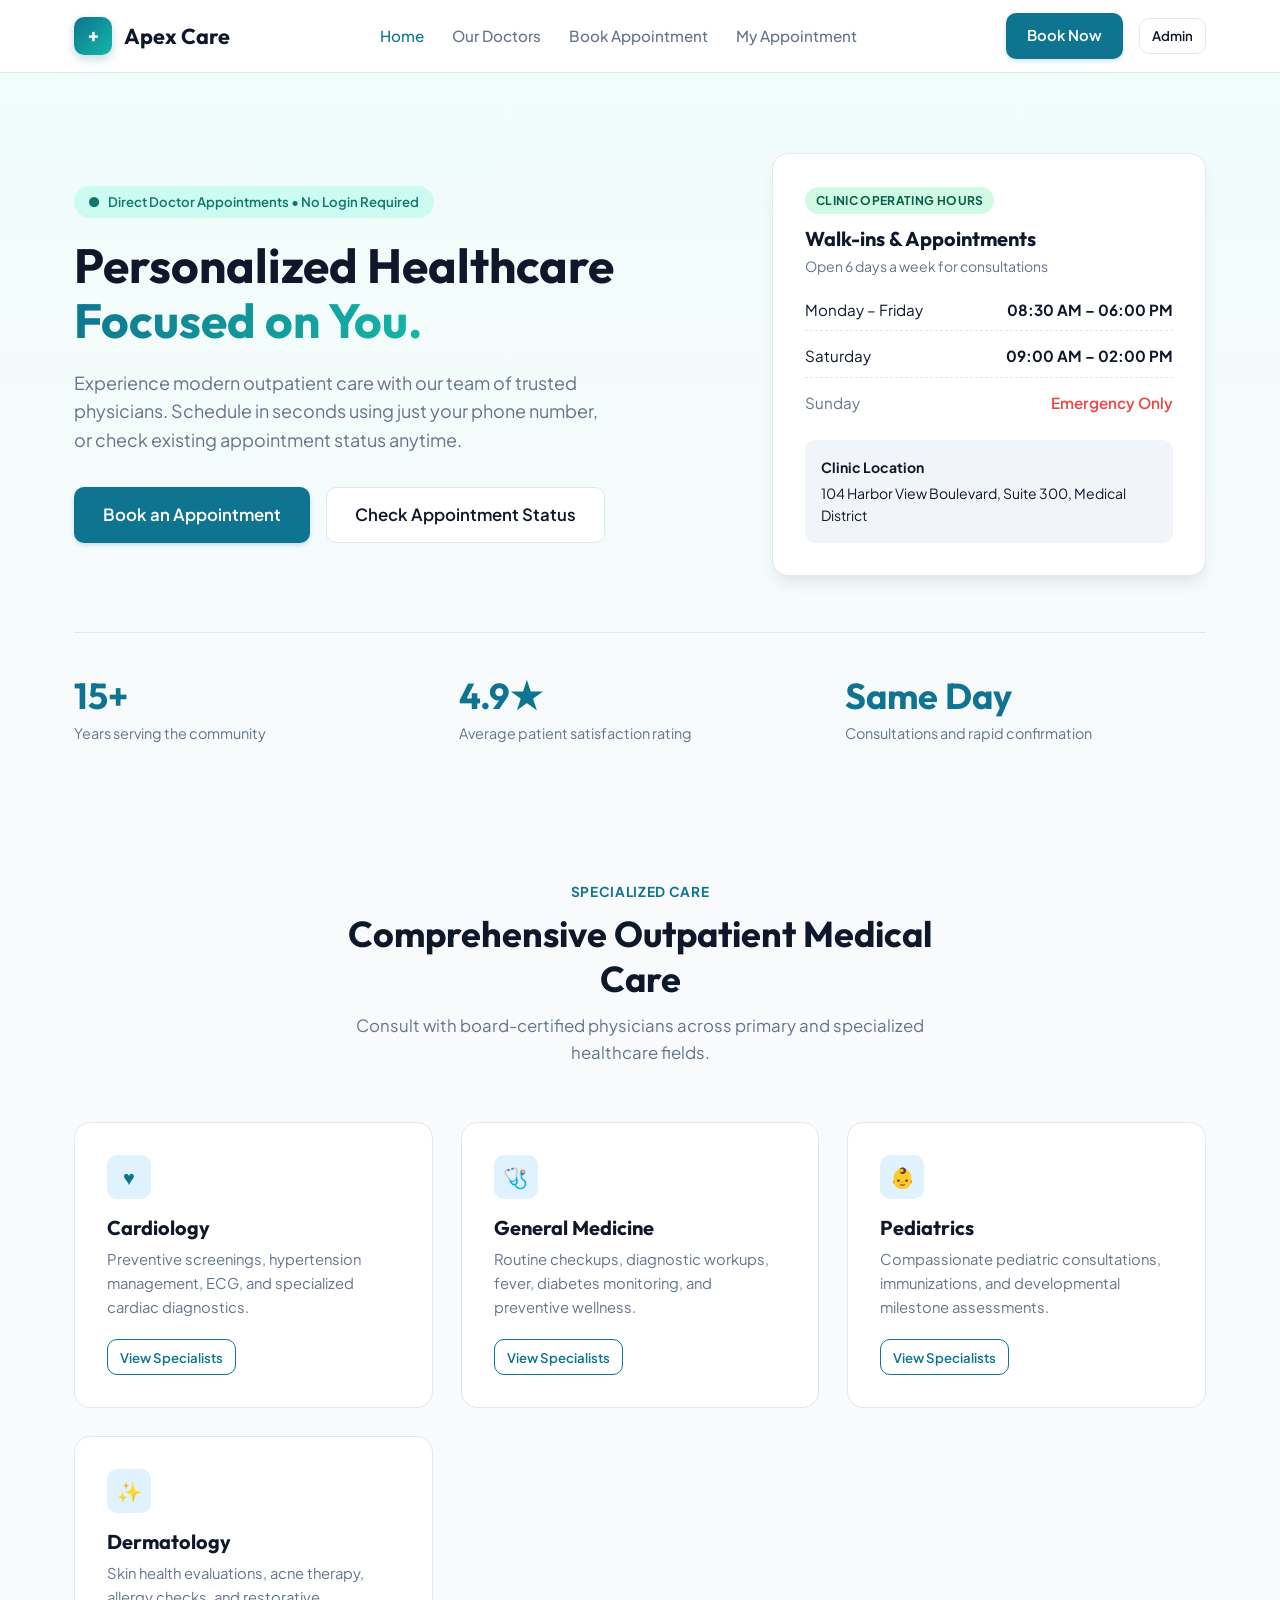
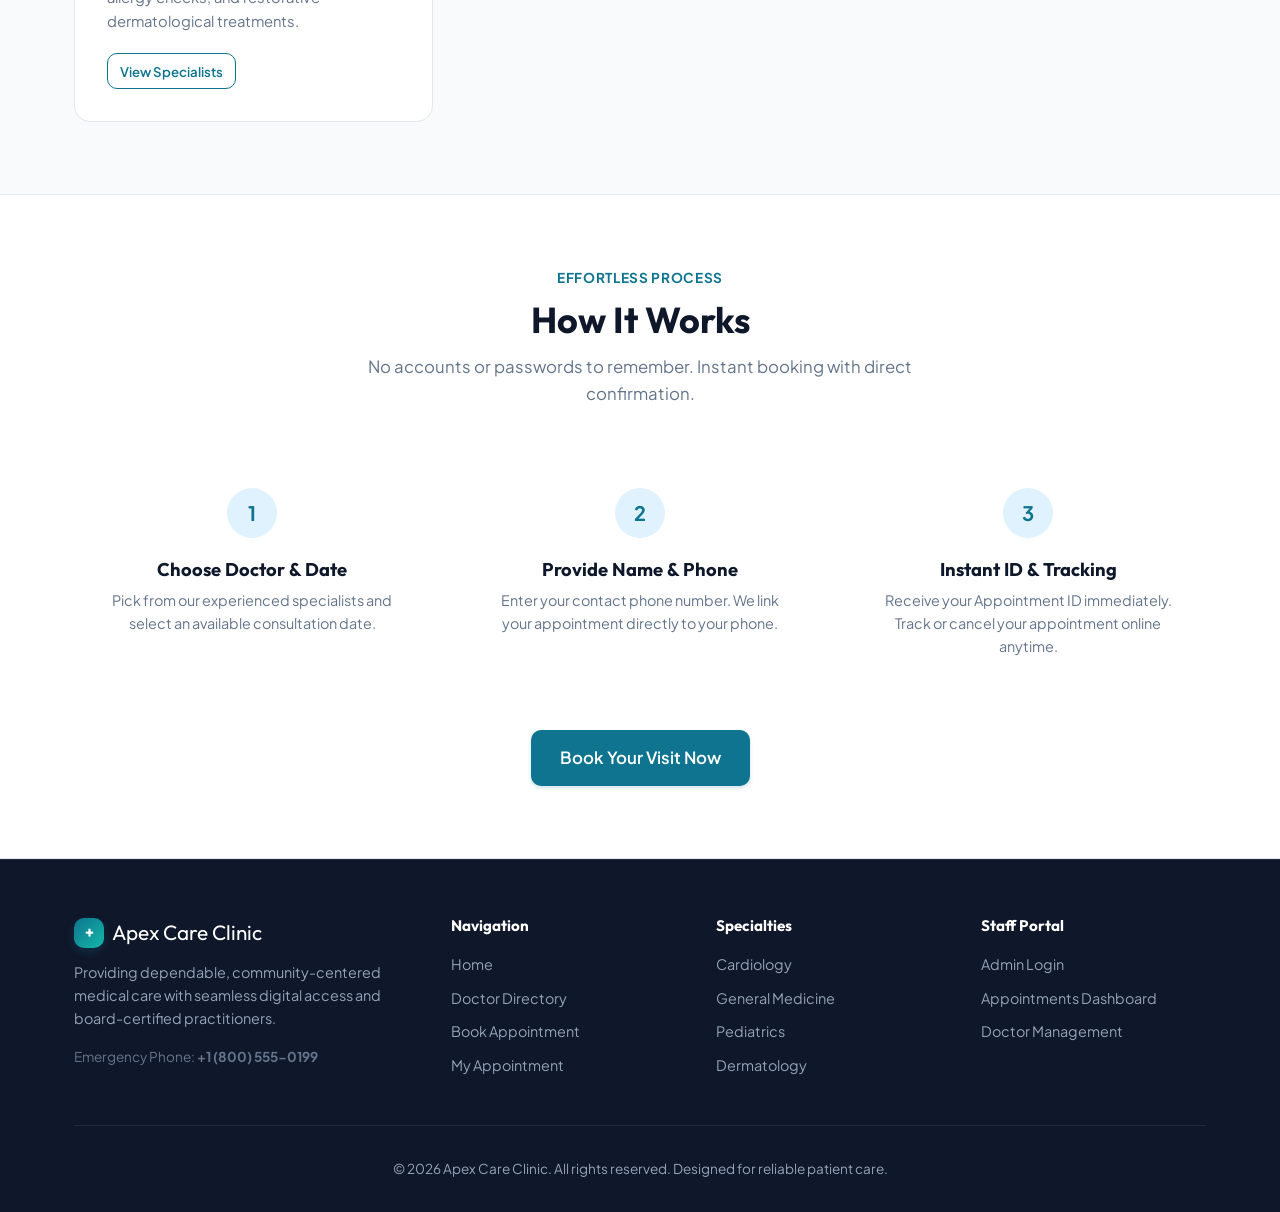
<file: frontend/index.html>
<!DOCTYPE html>
<html lang="en">
<head>
  <meta charset="UTF-8">
  <meta name="viewport" content="width=device-width, initial-scale=1.0">
  <title>Apex Care Clinic — Compassionate Healthcare & Modern Clinic Services</title>
  <meta name="description" content="Welcome to Apex Care Clinic. Book appointments online with top specialists in Cardiology, Pediatrics, Dermatology, and General Medicine.">
  <link rel="stylesheet" href="css/style.css">
</head>
<body>

  <!-- Navbar -->
  <header class="navbar">
    <div class="container nav-container">
      <a href="index.html" class="brand">
        <span class="brand-icon">+</span>
        <span>Apex Care</span>
      </a>
      <ul class="nav-links">
        <li><a href="index.html" class="active">Home</a></li>
        <li><a href="doctors.html">Our Doctors</a></li>
        <li><a href="book-appointment.html">Book Appointment</a></li>
        <li><a href="my-appointment.html">My Appointment</a></li>
      </ul>
      <div class="nav-cta">
        <a href="book-appointment.html" class="btn btn-primary">Book Now</a>
        <a href="admin/login.html" class="btn btn-secondary btn-sm" title="Staff Access">Admin</a>
      </div>
    </div>
  </header>

  <!-- Hero Section -->
  <section class="hero">
    <div class="container">
      <div class="hero-grid">
        <div>
          <div class="hero-pill">
            <span>●</span> Direct Doctor Appointments • No Login Required
          </div>
          <h1 class="hero-title">
            Personalized Healthcare <br>
            <span class="hero-highlight">Focused on You.</span>
          </h1>
          <p class="hero-description">
            Experience modern outpatient care with our team of trusted physicians. Schedule in seconds using just your phone number, or check existing appointment status anytime.
          </p>
          <div class="hero-actions">
            <a href="book-appointment.html" class="btn btn-primary btn-lg">Book an Appointment</a>
            <a href="my-appointment.html" class="btn btn-secondary btn-lg">Check Appointment Status</a>
          </div>
        </div>

        <div>
          <div class="hero-card">
            <div class="card-header">
              <span class="badge badge-approved" style="margin-bottom: 0.75rem;">Clinic Operating Hours</span>
              <h2 class="card-title">Walk-ins & Appointments</h2>
              <p class="card-subtitle">Open 6 days a week for consultations</p>
            </div>
            
            <div style="display: flex; flex-direction: column; gap: 0.85rem; margin-bottom: 1.5rem;">
              <div style="display: flex; justify-content: space-between; border-bottom: 1px dashed var(--border); padding-bottom: 0.5rem; font-size: 0.95rem;">
                <span>Monday – Friday</span>
                <strong>08:30 AM – 06:00 PM</strong>
              </div>
              <div style="display: flex; justify-content: space-between; border-bottom: 1px dashed var(--border); padding-bottom: 0.5rem; font-size: 0.95rem;">
                <span>Saturday</span>
                <strong>09:00 AM – 02:00 PM</strong>
              </div>
              <div style="display: flex; justify-content: space-between; color: var(--text-muted); font-size: 0.95rem;">
                <span>Sunday</span>
                <span style="color: var(--danger); font-weight: 600;">Emergency Only</span>
              </div>
            </div>

            <div style="background: var(--surface-alt); padding: 1rem; border-radius: var(--radius-md); font-size: 0.875rem;">
              <strong style="color: var(--secondary); display: block; margin-bottom: 0.25rem;">Clinic Location</strong>
              <span>104 Harbor View Boulevard, Suite 300, Medical District</span>
            </div>
          </div>
        </div>
      </div>

      <!-- Quick Stats -->
      <div class="stats-grid">
        <div class="stat-item">
          <h3>15+</h3>
          <p>Years serving the community</p>
        </div>
        <div class="stat-item">
          <h3>4.9★</h3>
          <p>Average patient satisfaction rating</p>
        </div>
        <div class="stat-item">
          <h3>Same Day</h3>
          <p>Consultations and rapid confirmation</p>
        </div>
      </div>
    </div>
  </section>

  <!-- Specialities / Services Section -->
  <section class="section">
    <div class="container">
      <div class="section-header">
        <div class="section-tag">Specialized Care</div>
        <h2 class="section-title">Comprehensive Outpatient Medical Care</h2>
        <p class="section-subtitle">Consult with board-certified physicians across primary and specialized healthcare fields.</p>
      </div>

      <div class="info-grid">
        <div class="info-card">
          <div class="info-icon">♥</div>
          <h3 style="font-size: 1.25rem; margin-bottom: 0.5rem;">Cardiology</h3>
          <p style="color: var(--text-muted); font-size: 0.925rem; margin-bottom: 1.25rem;">
            Preventive screenings, hypertension management, ECG, and specialized cardiac diagnostics.
          </p>
          <a href="doctors.html" class="btn btn-sm btn-outline-primary">View Specialists</a>
        </div>

        <div class="info-card">
          <div class="info-icon">🩺</div>
          <h3 style="font-size: 1.25rem; margin-bottom: 0.5rem;">General Medicine</h3>
          <p style="color: var(--text-muted); font-size: 0.925rem; margin-bottom: 1.25rem;">
            Routine checkups, diagnostic workups, fever, diabetes monitoring, and preventive wellness.
          </p>
          <a href="doctors.html" class="btn btn-sm btn-outline-primary">View Specialists</a>
        </div>

        <div class="info-card">
          <div class="info-icon">👶</div>
          <h3 style="font-size: 1.25rem; margin-bottom: 0.5rem;">Pediatrics</h3>
          <p style="color: var(--text-muted); font-size: 0.925rem; margin-bottom: 1.25rem;">
            Compassionate pediatric consultations, immunizations, and developmental milestone assessments.
          </p>
          <a href="doctors.html" class="btn btn-sm btn-outline-primary">View Specialists</a>
        </div>

        <div class="info-card">
          <div class="info-icon">✨</div>
          <h3 style="font-size: 1.25rem; margin-bottom: 0.5rem;">Dermatology</h3>
          <p style="color: var(--text-muted); font-size: 0.925rem; margin-bottom: 1.25rem;">
            Skin health evaluations, acne therapy, allergy checks, and restorative dermatological treatments.
          </p>
          <a href="doctors.html" class="btn btn-sm btn-outline-primary">View Specialists</a>
        </div>
      </div>
    </div>
  </section>

  <!-- How it Works / Booking Highlight -->
  <section class="section" style="background: white; border-top: 1px solid var(--border); border-bottom: 1px solid var(--border);">
    <div class="container">
      <div class="section-header">
        <div class="section-tag">Effortless Process</div>
        <h2 class="section-title">How It Works</h2>
        <p class="section-subtitle">No accounts or passwords to remember. Instant booking with direct confirmation.</p>
      </div>

      <div style="display: grid; grid-template-columns: repeat(auto-fit, minmax(240px, 1fr)); gap: 2rem;">
        <div style="text-align: center; padding: 1.5rem;">
          <div style="width: 50px; height: 50px; border-radius: 50%; background: var(--primary-light); color: var(--primary); font-weight: 700; display: flex; align-items: center; justify-content: center; margin: 0 auto 1.25rem; font-size: 1.25rem;">1</div>
          <h3 style="font-size: 1.15rem; margin-bottom: 0.5rem;">Choose Doctor & Date</h3>
          <p style="color: var(--text-muted); font-size: 0.9rem;">Pick from our experienced specialists and select an available consultation date.</p>
        </div>

        <div style="text-align: center; padding: 1.5rem;">
          <div style="width: 50px; height: 50px; border-radius: 50%; background: var(--primary-light); color: var(--primary); font-weight: 700; display: flex; align-items: center; justify-content: center; margin: 0 auto 1.25rem; font-size: 1.25rem;">2</div>
          <h3 style="font-size: 1.15rem; margin-bottom: 0.5rem;">Provide Name & Phone</h3>
          <p style="color: var(--text-muted); font-size: 0.9rem;">Enter your contact phone number. We link your appointment directly to your phone.</p>
        </div>

        <div style="text-align: center; padding: 1.5rem;">
          <div style="width: 50px; height: 50px; border-radius: 50%; background: var(--primary-light); color: var(--primary); font-weight: 700; display: flex; align-items: center; justify-content: center; margin: 0 auto 1.25rem; font-size: 1.25rem;">3</div>
          <h3 style="font-size: 1.15rem; margin-bottom: 0.5rem;">Instant ID & Tracking</h3>
          <p style="color: var(--text-muted); font-size: 0.9rem;">Receive your Appointment ID immediately. Track or cancel your appointment online anytime.</p>
        </div>
      </div>

      <div style="text-align: center; margin-top: 3rem;">
        <a href="book-appointment.html" class="btn btn-primary btn-lg">Book Your Visit Now</a>
      </div>
    </div>
  </section>

  <!-- Footer -->
  <footer class="footer">
    <div class="container">
      <div class="footer-grid">
        <div>
          <div class="footer-brand">
            <span class="brand-icon" style="width:30px;height:30px;font-size:1rem;">+</span>
            <span>Apex Care Clinic</span>
          </div>
          <p style="font-size: 0.9rem; line-height: 1.6; margin-bottom: 1rem;">
            Providing dependable, community-centered medical care with seamless digital access and board-certified practitioners.
          </p>
          <div style="font-size: 0.85rem; color: #64748b;">
            Emergency Phone: <strong>+1 (800) 555-0199</strong>
          </div>
        </div>

        <div>
          <h4 class="footer-title">Navigation</h4>
          <ul class="footer-links">
            <li><a href="index.html">Home</a></li>
            <li><a href="doctors.html">Doctor Directory</a></li>
            <li><a href="book-appointment.html">Book Appointment</a></li>
            <li><a href="my-appointment.html">My Appointment</a></li>
          </ul>
        </div>

        <div>
          <h4 class="footer-title">Specialties</h4>
          <ul class="footer-links">
            <li><a href="doctors.html">Cardiology</a></li>
            <li><a href="doctors.html">General Medicine</a></li>
            <li><a href="doctors.html">Pediatrics</a></li>
            <li><a href="doctors.html">Dermatology</a></li>
          </ul>
        </div>

        <div>
          <h4 class="footer-title">Staff Portal</h4>
          <ul class="footer-links">
            <li><a href="admin/login.html">Admin Login</a></li>
            <li><a href="admin/dashboard.html">Appointments Dashboard</a></li>
            <li><a href="admin/dashboard.html">Doctor Management</a></li>
          </ul>
        </div>
      </div>

      <div class="footer-bottom">
        <p>© 2026 Apex Care Clinic. All rights reserved. Designed for reliable patient care.</p>
      </div>
    </div>
  </footer>

  <script src="js/api.js"></script>
</body>
</html>
</file>
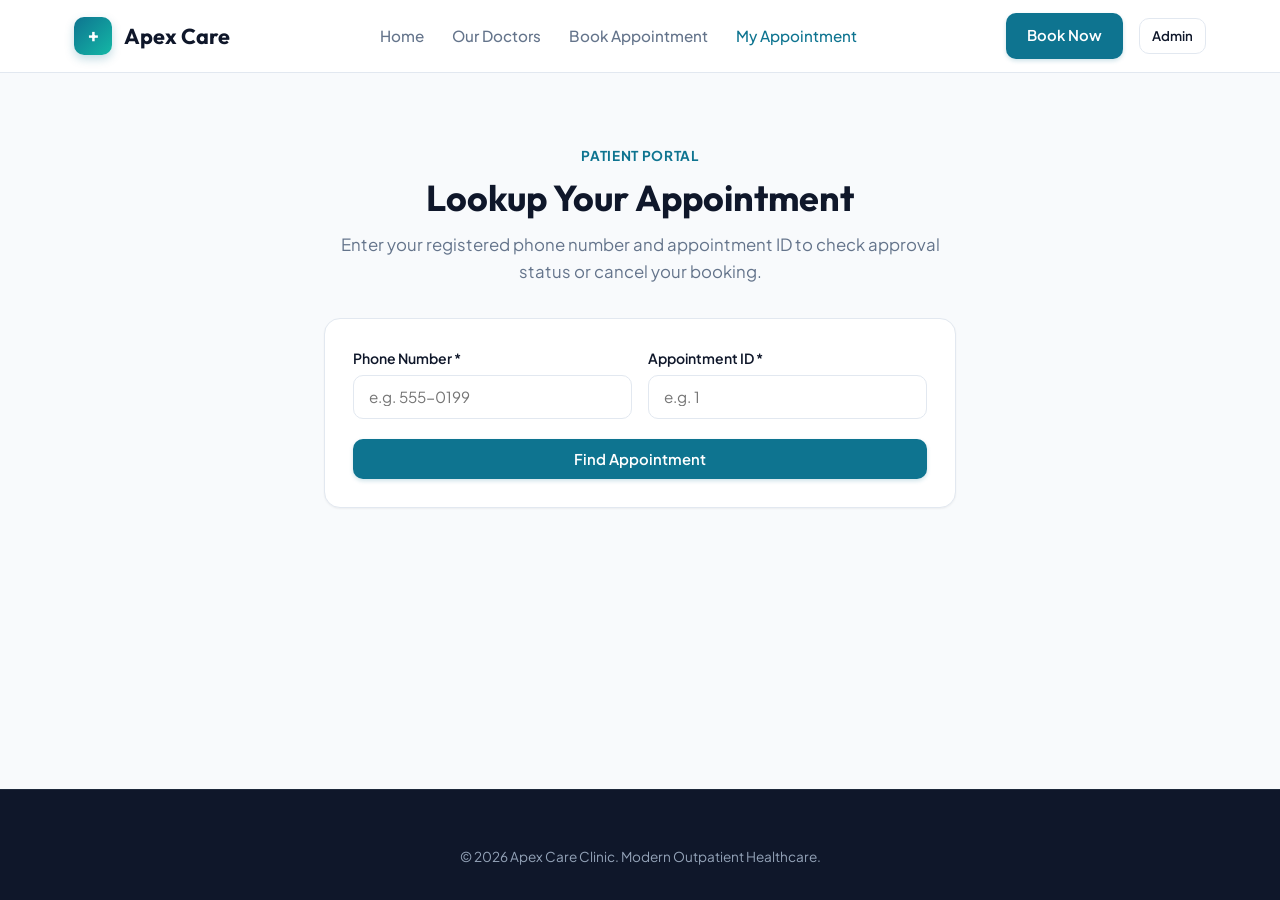
<file: frontend/my-appointment.html>
<!DOCTYPE html>
<html lang="en">
<head>
  <meta charset="UTF-8">
  <meta name="viewport" content="width=device-width, initial-scale=1.0">
  <title>My Appointment Lookup &amp; Status — Apex Care Clinic</title>
  <meta name="description" content="Look up your appointment status or request cancellation at Apex Care Clinic with your phone number and appointment ID.">
  <link rel="stylesheet" href="css/style.css">
</head>
<body>

  <!-- Navbar -->
  <header class="navbar">
    <div class="container nav-container">
      <a href="index.html" class="brand">
        <span class="brand-icon">+</span>
        <span>Apex Care</span>
      </a>
      <ul class="nav-links">
        <li><a href="index.html">Home</a></li>
        <li><a href="doctors.html">Our Doctors</a></li>
        <li><a href="book-appointment.html">Book Appointment</a></li>
        <li><a href="my-appointment.html" class="active">My Appointment</a></li>
      </ul>
      <div class="nav-cta">
        <a href="book-appointment.html" class="btn btn-primary">Book Now</a>
        <a href="admin/login.html" class="btn btn-secondary btn-sm" title="Staff Access">Admin</a>
      </div>
    </div>
  </header>

  <main class="section">
    <div class="container" style="max-width: 680px;">
      <div class="section-header" style="margin-bottom: 2rem;">
        <div class="section-tag">Patient Portal</div>
        <h1 class="section-title">Lookup Your Appointment</h1>
        <p class="section-subtitle">Enter your registered phone number and appointment ID to check approval status or cancel your booking.</p>
      </div>

      <!-- Lookup Form -->
      <div class="card" style="margin-bottom: 2rem;">
        <form id="lookup-form">
          <div class="form-row">
            <div class="form-group">
              <label for="lookupPhone" class="form-label">Phone Number *</label>
              <input type="tel" id="lookupPhone" class="form-control" placeholder="e.g. 555-0199" required>
            </div>
            <div class="form-group">
              <label for="lookupId" class="form-label">Appointment ID *</label>
              <input type="number" id="lookupId" class="form-control" placeholder="e.g. 1" required>
            </div>
          </div>
          <button type="submit" class="btn btn-primary" style="width: 100%;">
            Find Appointment
          </button>
        </form>
      </div>

      <!-- Result Card -->
      <div id="appointment-result-card" class="card" style="display: none; border-color: var(--primary);">
        <div class="card-header" style="display: flex; justify-content: space-between; align-items: center; border-bottom: 1px solid var(--border); padding-bottom: 1rem;">
          <div>
            <span style="font-size: 0.85rem; color: var(--text-muted);">Appointment ID</span>
            <div id="result-id" style="font-size: 1.4rem; font-weight: 700; color: var(--primary);">#--</div>
          </div>
          <div id="result-status-badge"></div>
        </div>

        <div style="display: grid; grid-template-columns: 1fr 1fr; gap: 1.25rem; margin: 1.25rem 0; font-size: 0.95rem;">
          <div>
            <div style="color: var(--text-muted); font-size: 0.825rem;">Patient Name</div>
            <strong id="result-patient-name">--</strong>
          </div>
          <div>
            <div style="color: var(--text-muted); font-size: 0.825rem;">Contact Phone</div>
            <span id="result-patient-phone">--</span>
          </div>
          <div>
            <div style="color: var(--text-muted); font-size: 0.825rem;">Doctor</div>
            <strong id="result-doctor-name">--</strong>
            <div id="result-doctor-spec" style="font-size: 0.8rem; color: var(--primary);">--</div>
          </div>
          <div>
            <div style="color: var(--text-muted); font-size: 0.825rem;">Appointment Schedule</div>
            <div><strong id="result-date">--</strong></div>
            <div id="result-time" style="color: var(--text-muted); font-size: 0.85rem;">--</div>
          </div>
        </div>

        <div style="border-top: 1px solid var(--border); padding-top: 1.25rem; display: flex; justify-content: space-between; align-items: center; flex-wrap: wrap; gap: 1rem;">
          <span style="font-size: 0.825rem; color: var(--text-muted);">Need to change dates? Please contact reception or cancel and rebook.</span>
          <button id="cancel-appointment-btn" class="btn btn-danger btn-sm">Cancel Appointment</button>
        </div>
      </div>

      <div id="lookup-empty-state" style="display: none; text-align: center; padding: 2.5rem; background: white; border-radius: var(--radius-lg); border: 1px solid var(--border);">
        <p style="color: var(--text-muted); margin-bottom: 1rem;">No appointment matched that phone number and ID combination.</p>
        <a href="book-appointment.html" class="btn btn-sm btn-outline-primary">Schedule a New Appointment</a>
      </div>
    </div>
  </main>

  <!-- Footer -->
  <footer class="footer">
    <div class="container">
      <div class="footer-bottom" style="border: none; padding-top: 0;">
        <p>© 2026 Apex Care Clinic. Modern Outpatient Healthcare.</p>
      </div>
    </div>
  </footer>

  <script src="js/api.js"></script>
  <script src="js/my-appointment.js"></script>
</body>
</html>
</file>
<file: frontend/css/style.css>
@import url('https://fonts.googleapis.com/css2?family=Outfit:wght@400;500;600;700&family=Plus+Jakarta+Sans:wght@300;400;500;600;700&display=swap');

:root {
  --primary: #0e7490;
  --primary-hover: #0891b2;
  --primary-light: #e0f2fe;
  --secondary: #0f172a;
  --accent: #14b8a6;
  --accent-light: #ccfbf1;
  --background: #f8fafc;
  --surface: #ffffff;
  --surface-alt: #f1f5f9;
  --text-main: #0f172a;
  --text-muted: #64748b;
  --border: #e2e8f0;
  --border-focus: #0e7490;
  
  --success: #10b981;
  --success-light: #d1fae5;
  --warning: #f59e0b;
  --warning-light: #fef3c7;
  --danger: #ef4444;
  --danger-light: #fee2e2;

  --radius-sm: 6px;
  --radius-md: 10px;
  --radius-lg: 16px;
  --radius-full: 9999px;

  --shadow-sm: 0 1px 2px 0 rgba(0, 0, 0, 0.05);
  --shadow-md: 0 4px 6px -1px rgba(0, 0, 0, 0.07), 0 2px 4px -2px rgba(0, 0, 0, 0.07);
  --shadow-lg: 0 10px 15px -3px rgba(0, 0, 0, 0.08), 0 4px 6px -4px rgba(0, 0, 0, 0.04);
  --shadow-xl: 0 20px 25px -5px rgba(0, 0, 0, 0.1), 0 8px 10px -6px rgba(0, 0, 0, 0.04);

  --font-heading: 'Outfit', sans-serif;
  --font-body: 'Plus Jakarta Sans', sans-serif;
  --transition: all 0.2s cubic-bezier(0.16, 1, 0.3, 1);
}

*, *::before, *::after {
  box-sizing: border-box;
  margin: 0;
  padding: 0;
}

body {
  font-family: var(--font-body);
  background-color: var(--background);
  color: var(--text-main);
  line-height: 1.6;
  min-height: 100vh;
  display: flex;
  flex-direction: column;
  -webkit-font-smoothing: antialiased;
}

h1, h2, h3, h4, h5, h6 {
  font-family: var(--font-heading);
  color: var(--text-main);
  line-height: 1.25;
  font-weight: 700;
}

a {
  color: var(--primary);
  text-decoration: none;
  transition: var(--transition);
}

a:hover {
  color: var(--primary-hover);
}

/* Container */
.container {
  width: 100%;
  max-width: 1180px;
  margin-left: auto;
  margin-right: auto;
  padding-left: 1.5rem;
  padding-right: 1.5rem;
}

/* Navbar */
.navbar {
  background: rgba(255, 255, 255, 0.92);
  backdrop-filter: blur(12px);
  border-bottom: 1px solid var(--border);
  position: sticky;
  top: 0;
  z-index: 50;
}

.navbar .nav-container {
  display: flex;
  align-items: center;
  justify-content: space-between;
  height: 72px;
}

.brand {
  display: flex;
  align-items: center;
  gap: 0.75rem;
  font-family: var(--font-heading);
  font-size: 1.35rem;
  font-weight: 700;
  color: var(--secondary);
}

.brand-icon {
  width: 38px;
  height: 38px;
  background: linear-gradient(135deg, var(--primary), var(--accent));
  color: white;
  border-radius: var(--radius-md);
  display: flex;
  align-items: center;
  justify-content: center;
  font-weight: 700;
  font-size: 1.2rem;
  box-shadow: 0 4px 10px rgba(14, 116, 144, 0.25);
}

.nav-links {
  display: flex;
  align-items: center;
  gap: 1.75rem;
  list-style: none;
}

.nav-links a {
  font-weight: 500;
  color: var(--text-muted);
  font-size: 0.95rem;
}

.nav-links a:hover,
.nav-links a.active {
  color: var(--primary);
}

.nav-cta {
  display: flex;
  align-items: center;
  gap: 1rem;
}

/* Buttons */
.btn {
  display: inline-flex;
  align-items: center;
  justify-content: center;
  gap: 0.5rem;
  padding: 0.65rem 1.25rem;
  font-size: 0.925rem;
  font-weight: 600;
  border-radius: var(--radius-md);
  cursor: pointer;
  border: 1px solid transparent;
  transition: var(--transition);
  text-align: center;
  font-family: var(--font-body);
}

.btn-primary {
  background-color: var(--primary);
  color: #ffffff;
  box-shadow: 0 2px 4px rgba(14, 116, 144, 0.2);
}

.btn-primary:hover {
  background-color: var(--primary-hover);
  color: #ffffff;
  transform: translateY(-1px);
  box-shadow: 0 4px 10px rgba(14, 116, 144, 0.28);
}

.btn-secondary {
  background-color: var(--surface);
  color: var(--secondary);
  border-color: var(--border);
}

.btn-secondary:hover {
  background-color: var(--surface-alt);
  border-color: #cbd5e1;
}

.btn-outline-primary {
  background-color: transparent;
  border-color: var(--primary);
  color: var(--primary);
}

.btn-outline-primary:hover {
  background-color: var(--primary-light);
}

.btn-danger {
  background-color: var(--danger);
  color: white;
}

.btn-danger:hover {
  background-color: #dc2626;
}

.btn-success {
  background-color: var(--success);
  color: white;
}

.btn-success:hover {
  background-color: #059669;
}

.btn-sm {
  padding: 0.4rem 0.75rem;
  font-size: 0.825rem;
}

.btn-lg {
  padding: 0.85rem 1.75rem;
  font-size: 1.05rem;
}

/* Badges */
.badge {
  display: inline-flex;
  align-items: center;
  padding: 0.25rem 0.65rem;
  font-size: 0.75rem;
  font-weight: 700;
  border-radius: var(--radius-full);
  text-transform: uppercase;
  letter-spacing: 0.03em;
}

.badge-pending {
  background-color: var(--warning-light);
  color: #92400e;
}

.badge-approved {
  background-color: var(--success-light);
  color: #065f46;
}

.badge-rejected {
  background-color: var(--danger-light);
  color: #991b1b;
}

.badge-cancelled {
  background-color: var(--surface-alt);
  color: var(--text-muted);
}

.badge-specialty {
  background-color: var(--primary-light);
  color: var(--primary);
}

/* Cards */
.card {
  background: var(--surface);
  border: 1px solid var(--border);
  border-radius: var(--radius-lg);
  padding: 1.75rem;
  box-shadow: var(--shadow-sm);
  transition: var(--transition);
}

.card:hover {
  box-shadow: var(--shadow-md);
}

.card-header {
  margin-bottom: 1.25rem;
}

.card-title {
  font-size: 1.25rem;
  margin-bottom: 0.25rem;
}

.card-subtitle {
  color: var(--text-muted);
  font-size: 0.875rem;
}

/* Forms */
.form-group {
  margin-bottom: 1.25rem;
}

.form-label {
  display: block;
  font-size: 0.875rem;
  font-weight: 600;
  margin-bottom: 0.4rem;
  color: var(--text-main);
}

.form-control {
  width: 100%;
  padding: 0.7rem 0.95rem;
  font-size: 0.95rem;
  font-family: inherit;
  border: 1px solid var(--border);
  border-radius: var(--radius-md);
  background-color: var(--surface);
  color: var(--text-main);
  transition: var(--transition);
}

.form-control:focus {
  outline: none;
  border-color: var(--primary);
  box-shadow: 0 0 0 3px rgba(14, 116, 144, 0.15);
}

.form-row {
  display: grid;
  grid-template-columns: repeat(auto-fit, minmax(220px, 1fr));
  gap: 1rem;
}

.form-help {
  font-size: 0.8rem;
  color: var(--text-muted);
  margin-top: 0.35rem;
}

/* Hero Section */
.hero {
  padding: 5rem 0 4rem;
  background: linear-gradient(180deg, #f0fdfa 0%, var(--background) 100%);
  position: relative;
  overflow: hidden;
}

.hero-grid {
  display: grid;
  grid-template-columns: 1.2fr 0.8fr;
  gap: 3rem;
  align-items: center;
}

.hero-pill {
  display: inline-flex;
  align-items: center;
  gap: 0.5rem;
  background-color: var(--accent-light);
  color: #0f766e;
  padding: 0.35rem 0.9rem;
  border-radius: var(--radius-full);
  font-size: 0.825rem;
  font-weight: 600;
  margin-bottom: 1.25rem;
}

.hero-title {
  font-size: 3rem;
  line-height: 1.15;
  margin-bottom: 1.25rem;
  color: var(--secondary);
}

.hero-highlight {
  background: linear-gradient(120deg, var(--primary), var(--accent));
  -webkit-background-clip: text;
  -webkit-text-fill-color: transparent;
}

.hero-description {
  font-size: 1.125rem;
  color: var(--text-muted);
  margin-bottom: 2rem;
  max-width: 540px;
}

.hero-actions {
  display: flex;
  gap: 1rem;
  flex-wrap: wrap;
}

.hero-card {
  background: white;
  border: 1px solid var(--border);
  border-radius: var(--radius-lg);
  padding: 2rem;
  box-shadow: var(--shadow-lg);
}

/* Stats */
.stats-grid {
  display: grid;
  grid-template-columns: repeat(3, 1fr);
  gap: 1.5rem;
  margin-top: 3.5rem;
  padding-top: 2.5rem;
  border-top: 1px solid var(--border);
}

.stat-item h3 {
  font-size: 2.25rem;
  color: var(--primary);
  margin-bottom: 0.25rem;
}

.stat-item p {
  font-size: 0.9rem;
  color: var(--text-muted);
}

/* Feature grid */
.section {
  padding: 4.5rem 0;
}

.section-header {
  text-align: center;
  max-width: 620px;
  margin: 0 auto 3.5rem;
}

.section-tag {
  color: var(--primary);
  font-size: 0.85rem;
  font-weight: 700;
  letter-spacing: 0.05em;
  text-transform: uppercase;
  margin-bottom: 0.5rem;
}

.section-title {
  font-size: 2.25rem;
  margin-bottom: 0.75rem;
}

.section-subtitle {
  color: var(--text-muted);
  font-size: 1.05rem;
}

.doctor-grid {
  display: grid;
  grid-template-columns: repeat(auto-fill, minmax(270px, 1fr));
  gap: 1.75rem;
}

.doctor-card {
  background: var(--surface);
  border: 1px solid var(--border);
  border-radius: var(--radius-lg);
  overflow: hidden;
  transition: var(--transition);
  display: flex;
  flex-direction: column;
}

.doctor-card:hover {
  transform: translateY(-4px);
  box-shadow: var(--shadow-lg);
  border-color: #cbd5e1;
}

.doctor-avatar-wrapper {
  height: 140px;
  background: linear-gradient(135deg, #e0f2fe 0%, #ccfbf1 100%);
  display: flex;
  align-items: center;
  justify-content: center;
}

.doctor-avatar-icon {
  width: 72px;
  height: 72px;
  border-radius: var(--radius-full);
  background: white;
  display: flex;
  align-items: center;
  justify-content: center;
  font-size: 1.8rem;
  font-weight: 700;
  color: var(--primary);
  box-shadow: var(--shadow-md);
}

.doctor-body {
  padding: 1.5rem;
  display: flex;
  flex-direction: column;
  flex: 1;
}

.doctor-name {
  font-size: 1.2rem;
  margin-bottom: 0.35rem;
}

.doctor-spec {
  color: var(--primary);
  font-weight: 600;
  font-size: 0.9rem;
  margin-bottom: 0.75rem;
}

.doctor-days {
  font-size: 0.85rem;
  color: var(--text-muted);
  margin-bottom: 1.25rem;
  display: flex;
  align-items: center;
  gap: 0.35rem;
}

.doctor-footer {
  margin-top: auto;
}

/* Info Cards */
.info-grid {
  display: grid;
  grid-template-columns: repeat(auto-fit, minmax(280px, 1fr));
  gap: 1.75rem;
}

.info-card {
  padding: 2rem;
  background: white;
  border: 1px solid var(--border);
  border-radius: var(--radius-lg);
}

.info-icon {
  width: 44px;
  height: 44px;
  border-radius: var(--radius-md);
  background: var(--primary-light);
  color: var(--primary);
  display: flex;
  align-items: center;
  justify-content: center;
  font-size: 1.25rem;
  margin-bottom: 1rem;
}

/* Table styling */
.table-responsive {
  overflow-x: auto;
  background: white;
  border-radius: var(--radius-lg);
  border: 1px solid var(--border);
  box-shadow: var(--shadow-sm);
}

.table {
  width: 100%;
  border-collapse: collapse;
  text-align: left;
  font-size: 0.925rem;
}

.table th {
  background-color: var(--surface-alt);
  padding: 0.9rem 1.2rem;
  font-weight: 600;
  color: var(--text-muted);
  border-bottom: 1px solid var(--border);
  font-size: 0.8rem;
  text-transform: uppercase;
  letter-spacing: 0.04em;
}

.table td {
  padding: 1rem 1.2rem;
  border-bottom: 1px solid var(--border);
  color: var(--text-main);
  vertical-align: middle;
}

.table tr:last-child td {
  border-bottom: none;
}

.table tr:hover td {
  background-color: #f8fafc;
}

/* Tabs */
.tabs {
  display: flex;
  gap: 0.5rem;
  border-bottom: 1px solid var(--border);
  margin-bottom: 2rem;
}

.tab-btn {
  background: none;
  border: none;
  padding: 0.75rem 1.25rem;
  font-size: 0.95rem;
  font-weight: 600;
  color: var(--text-muted);
  cursor: pointer;
  border-bottom: 2px solid transparent;
  transition: var(--transition);
}

.tab-btn:hover {
  color: var(--text-main);
}

.tab-btn.active {
  color: var(--primary);
  border-bottom-color: var(--primary);
}

.tab-content {
  display: none;
}

.tab-content.active {
  display: block;
}

/* Filter bar */
.filter-bar {
  display: flex;
  flex-wrap: wrap;
  align-items: center;
  gap: 1rem;
  background: white;
  padding: 1.25rem;
  border: 1px solid var(--border);
  border-radius: var(--radius-md);
  margin-bottom: 1.5rem;
}

/* Modal */
.modal-backdrop {
  position: fixed;
  top: 0;
  left: 0;
  width: 100%;
  height: 100%;
  background-color: rgba(15, 23, 42, 0.6);
  backdrop-filter: blur(4px);
  display: flex;
  align-items: center;
  justify-content: center;
  z-index: 100;
  opacity: 0;
  pointer-events: none;
  transition: opacity 0.25s ease;
  padding: 1.5rem;
}

.modal-backdrop.open {
  opacity: 1;
  pointer-events: auto;
}

.modal-card {
  background: white;
  border-radius: var(--radius-lg);
  max-width: 520px;
  width: 100%;
  padding: 2rem;
  box-shadow: var(--shadow-xl);
  transform: translateY(20px);
  transition: transform 0.25s ease;
  position: relative;
}

.modal-backdrop.open .modal-card {
  transform: translateY(0);
}

.modal-header {
  display: flex;
  align-items: center;
  justify-content: space-between;
  margin-bottom: 1.25rem;
}

.modal-close {
  background: none;
  border: none;
  font-size: 1.5rem;
  color: var(--text-muted);
  cursor: pointer;
  line-height: 1;
}

.modal-close:hover {
  color: var(--text-main);
}

/* Toast */
.toast-container {
  position: fixed;
  bottom: 1.5rem;
  right: 1.5rem;
  display: flex;
  flex-direction: column;
  gap: 0.75rem;
  z-index: 200;
}

.toast {
  padding: 0.85rem 1.25rem;
  background: white;
  border-radius: var(--radius-md);
  box-shadow: var(--shadow-lg);
  border-left: 4px solid var(--primary);
  font-size: 0.9rem;
  min-width: 280px;
  max-width: 400px;
  animation: slideIn 0.3s cubic-bezier(0.16, 1, 0.3, 1);
  display: flex;
  align-items: center;
  justify-content: space-between;
}

.toast-success {
  border-left-color: var(--success);
}

.toast-error {
  border-left-color: var(--danger);
}

@keyframes slideIn {
  from {
    transform: translateX(100%);
    opacity: 0;
  }
  to {
    transform: translateX(0);
    opacity: 1;
  }
}

/* Footer */
.footer {
  margin-top: auto;
  background: #0f172a;
  color: #94a3b8;
  padding: 3.5rem 0 2rem;
  border-top: 1px solid #1e293b;
}

.footer-grid {
  display: grid;
  grid-template-columns: 1.5fr repeat(3, 1fr);
  gap: 2.5rem;
  margin-bottom: 2.5rem;
}

.footer-brand {
  color: white;
  font-family: var(--font-heading);
  font-size: 1.3rem;
  margin-bottom: 0.75rem;
  display: flex;
  align-items: center;
  gap: 0.5rem;
}

.footer-title {
  color: white;
  font-size: 0.95rem;
  margin-bottom: 1rem;
}

.footer-links {
  list-style: none;
}

.footer-links li {
  margin-bottom: 0.5rem;
}

.footer-links a {
  color: #94a3b8;
  font-size: 0.9rem;
}

.footer-links a:hover {
  color: white;
}

.footer-bottom {
  padding-top: 2rem;
  border-top: 1px solid #1e293b;
  text-align: center;
  font-size: 0.85rem;
}

/* Responsive */
@media (max-width: 860px) {
  .hero-grid {
    grid-template-columns: 1fr;
    gap: 2rem;
  }
  .hero-title {
    font-size: 2.25rem;
  }
  .footer-grid {
    grid-template-columns: 1fr 1fr;
  }
  .nav-links {
    display: none;
  }
}
</file>
